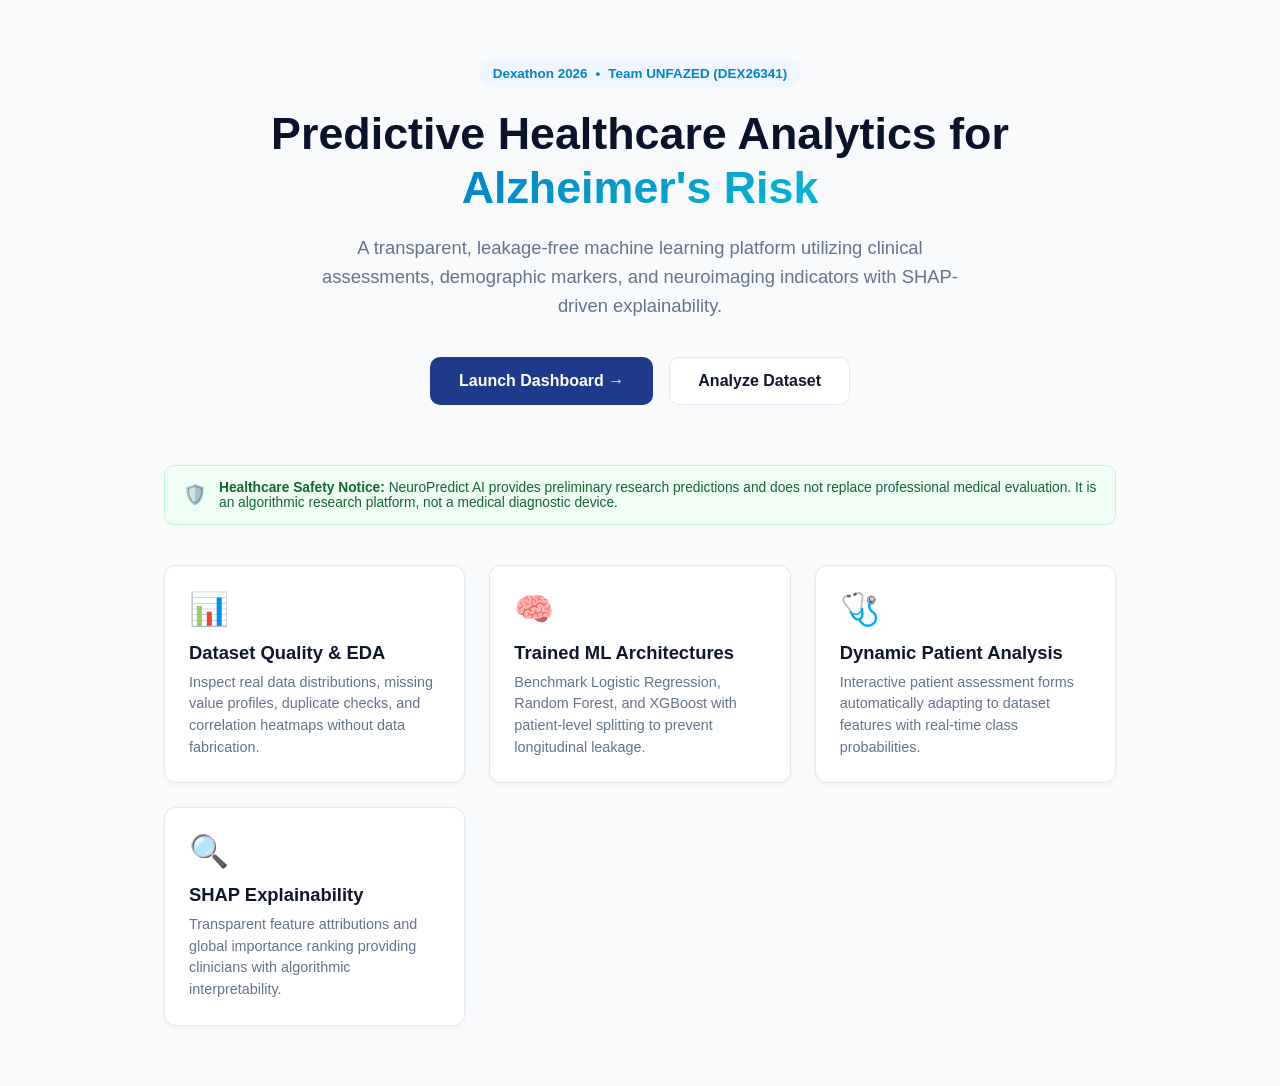
<file: frontend/index.html>
<!DOCTYPE html>
<html lang="en">
<head>
  <meta charset="UTF-8">
  <meta name="viewport" content="width=device-width, initial-scale=1.0">
  <title>NeuroPredict AI — Healthcare Analytics & Clinical ML</title>
  <link rel="stylesheet" href="css/style.css">
  <style>
    .hero-container {
      max-width: 1000px;
      margin: 60px auto;
      text-align: center;
      padding: 0 24px;
    }
    .hero-title {
      font-size: 2.8rem;
      font-weight: 800;
      color: #0b132b;
      line-height: 1.2;
      margin-bottom: 18px;
    }
    .hero-title span {
      background: linear-gradient(135deg, #0284c7, #06b6d4);
      -webkit-background-clip: text;
      -webkit-text-fill-color: transparent;
    }
    .hero-sub {
      font-size: 1.15rem;
      color: #64748b;
      max-width: 680px;
      margin: 0 auto 36px auto;
      line-height: 1.6;
    }
    .hero-cta {
      display: flex;
      justify-content: center;
      gap: 16px;
      margin-bottom: 60px;
    }
    .feature-grid {
      display: grid;
      grid-template-columns: repeat(auto-fit, minmax(260px, 1fr));
      gap: 24px;
      text-align: left;
    }
    .feature-card {
      background: #fff;
      border: 1px solid #e2e8f0;
      border-radius: 12px;
      padding: 24px;
      box-shadow: 0 2px 4px rgba(0,0,0,0.04);
      transition: all 0.2s ease;
    }
    .feature-card:hover {
      transform: translateY(-3px);
      box-shadow: 0 8px 16px rgba(0,0,0,0.08);
    }
    .feature-card-icon {
      font-size: 2rem;
      margin-bottom: 14px;
      color: #0284c7;
    }
    .feature-card h3 {
      font-size: 1.15rem;
      font-weight: 700;
      color: #0f172a;
      margin-bottom: 8px;
    }
    .feature-card p {
      font-size: 0.9rem;
      color: #64748b;
      line-height: 1.5;
    }
  </style>
</head>
<body>
  <div class="hero-container">
    <div style="display:inline-flex; align-items:center; gap:8px; background:#eff6ff; color:#0284c7; padding:6px 14px; border-radius:9999px; font-size:0.84rem; font-weight:600; margin-bottom:20px;">
      <span>Dexathon 2026</span> • <span>Team UNFAZED (DEX26341)</span>
    </div>
    
    <h1 class="hero-title">Predictive Healthcare Analytics for <span>Alzheimer's Risk</span></h1>
    <p class="hero-sub">
      A transparent, leakage-free machine learning platform utilizing clinical assessments, demographic markers, and neuroimaging indicators with SHAP-driven explainability.
    </p>

    <div class="hero-cta">
      <a href="pages/dashboard.html" class="btn btn-primary" style="padding: 14px 28px; font-size: 1rem;">Launch Dashboard →</a>
      <a href="pages/dataset-analysis.html" class="btn btn-secondary" style="padding: 14px 28px; font-size: 1rem;">Analyze Dataset</a>
    </div>

    <div class="disclaimer-banner" style="text-align: left; margin-bottom: 40px;">
      <span style="font-size: 1.2rem;">🛡️</span>
      <div>
        <strong>Healthcare Safety Notice:</strong>
        NeuroPredict AI provides preliminary research predictions and does not replace professional medical evaluation. It is an algorithmic research platform, not a medical diagnostic device.
      </div>
    </div>

    <div class="feature-grid">
      <div class="feature-card">
        <div class="feature-card-icon">📊</div>
        <h3>Dataset Quality & EDA</h3>
        <p>Inspect real data distributions, missing value profiles, duplicate checks, and correlation heatmaps without data fabrication.</p>
      </div>

      <div class="feature-card">
        <div class="feature-card-icon">🧠</div>
        <h3>Trained ML Architectures</h3>
        <p>Benchmark Logistic Regression, Random Forest, and XGBoost with patient-level splitting to prevent longitudinal leakage.</p>
      </div>

      <div class="feature-card">
        <div class="feature-card-icon">🩺</div>
        <h3>Dynamic Patient Analysis</h3>
        <p>Interactive patient assessment forms automatically adapting to dataset features with real-time class probabilities.</p>
      </div>

      <div class="feature-card">
        <div class="feature-card-icon">🔍</div>
        <h3>SHAP Explainability</h3>
        <p>Transparent feature attributions and global importance ranking providing clinicians with algorithmic interpretability.</p>
      </div>
    </div>
  </div>
</body>
</html>
</file>
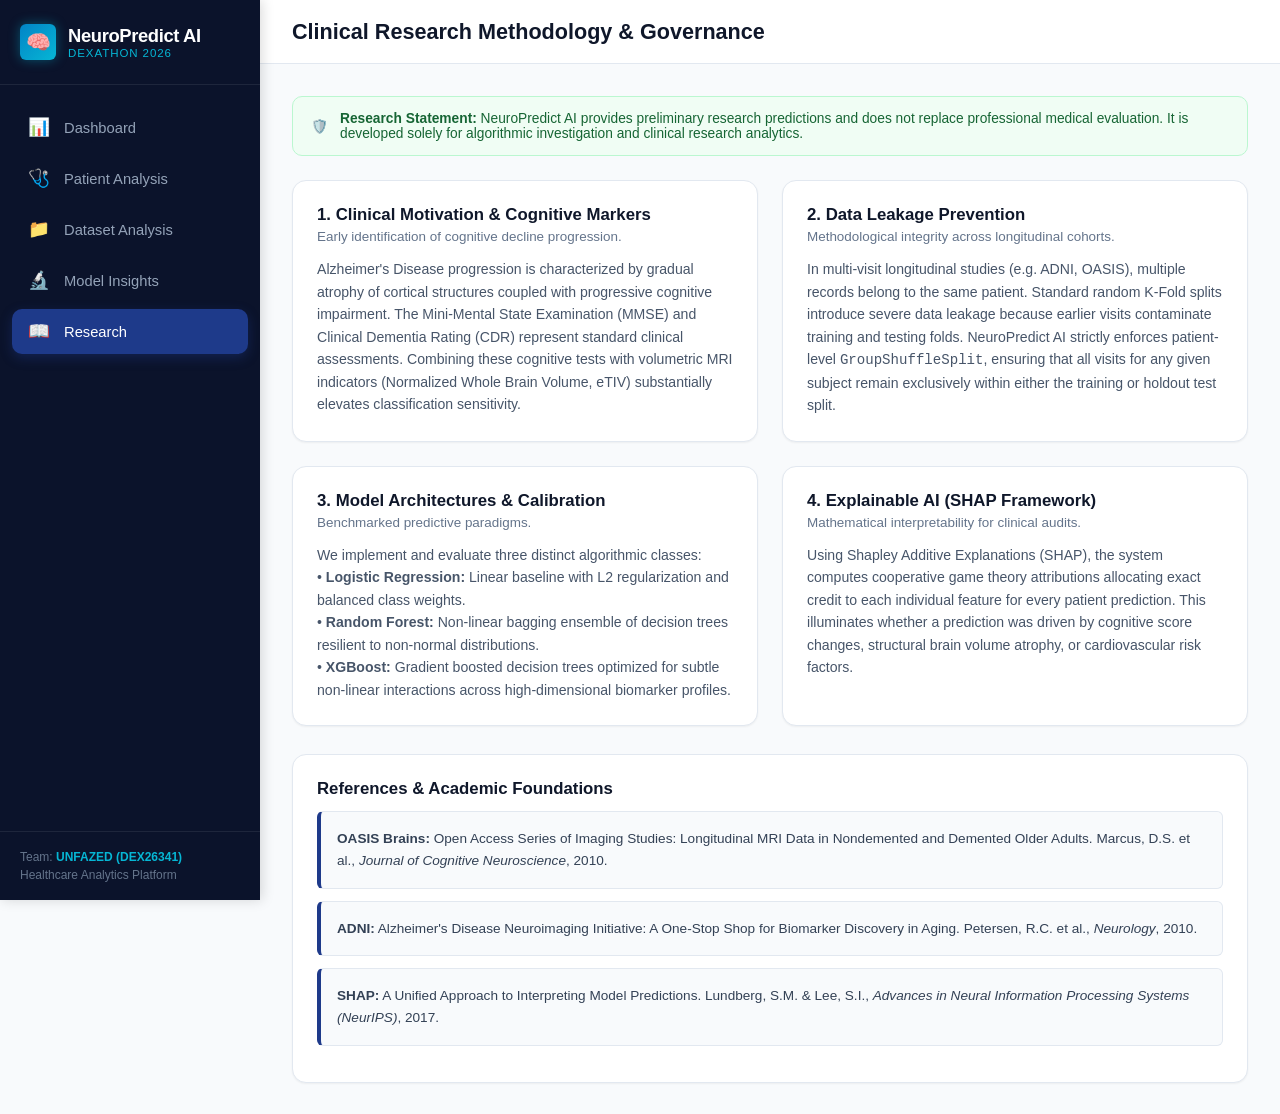
<file: frontend/pages/research.html>
<!DOCTYPE html>
<html lang="en">
<head>
  <meta charset="UTF-8">
  <meta name="viewport" content="width=device-width, initial-scale=1.0">
  <title>Research & Clinical Governance — NeuroPredict AI</title>
  <link rel="stylesheet" href="../css/style.css">
  <style>
    .research-grid {
      display: grid;
      grid-template-columns: repeat(auto-fit, minmax(320px, 1fr));
      gap: 24px;
      margin-bottom: 28px;
    }
    .citation-box {
      background: #f8fafc;
      border: 1px solid #e2e8f0;
      border-left: 4px solid var(--primary-color);
      border-radius: 6px;
      padding: 16px;
      margin: 12px 0;
      font-size: 0.85rem;
      color: #334155;
      line-height: 1.6;
    }
  </style>
</head>
<body>
  <div class="app-container">
    <!-- Sidebar Navigation -->
    <aside class="sidebar">
      <div class="brand">
        <div class="brand-icon">🧠</div>
        <div class="brand-text">
          <h1>NeuroPredict AI</h1>
          <span>Dexathon 2026</span>
        </div>
      </div>
      <ul class="nav-menu">
        <li class="nav-item"><a href="dashboard.html"><span class="nav-icon">📊</span><span>Dashboard</span></a></li>
        <li class="nav-item"><a href="patient-analysis.html"><span class="nav-icon">🩺</span><span>Patient Analysis</span></a></li>
        <li class="nav-item"><a href="dataset-analysis.html"><span class="nav-icon">📁</span><span>Dataset Analysis</span></a></li>
        <li class="nav-item"><a href="model-insights.html"><span class="nav-icon">🔬</span><span>Model Insights</span></a></li>
        <li class="nav-item active"><a href="research.html"><span class="nav-icon">📖</span><span>Research</span></a></li>
      </ul>
      <div class="sidebar-footer">
        <div>Team: <span class="team-tag">UNFAZED (DEX26341)</span></div>
        <div>Healthcare Analytics Platform</div>
      </div>
    </aside>

    <!-- Main Content Area -->
    <main class="main-wrapper">
      <header class="top-bar">
        <div class="page-title">
          <h2>Clinical Research Methodology & Governance</h2>
        </div>
      </header>

      <div class="content-body">
        <!-- Mandatory Healthcare Notice -->
        <div class="disclaimer-banner">
          <span>🛡️</span>
          <div>
            <strong>Research Statement:</strong>
            NeuroPredict AI provides preliminary research predictions and does not replace professional medical evaluation. It is developed solely for algorithmic investigation and clinical research analytics.
          </div>
        </div>

        <div class="research-grid">
          <div class="card">
            <h3 class="card-title">1. Clinical Motivation & Cognitive Markers</h3>
            <p class="card-desc" style="margin-bottom: 14px;">Early identification of cognitive decline progression.</p>
            <p style="font-size: 0.88rem; color: #475569; line-height: 1.6;">
              Alzheimer's Disease progression is characterized by gradual atrophy of cortical structures coupled with progressive cognitive impairment. The Mini-Mental State Examination (MMSE) and Clinical Dementia Rating (CDR) represent standard clinical assessments. Combining these cognitive tests with volumetric MRI indicators (Normalized Whole Brain Volume, eTIV) substantially elevates classification sensitivity.
            </p>
          </div>

          <div class="card">
            <h3 class="card-title">2. Data Leakage Prevention</h3>
            <p class="card-desc" style="margin-bottom: 14px;">Methodological integrity across longitudinal cohorts.</p>
            <p style="font-size: 0.88rem; color: #475569; line-height: 1.6;">
              In multi-visit longitudinal studies (e.g. ADNI, OASIS), multiple records belong to the same patient. Standard random K-Fold splits introduce severe data leakage because earlier visits contaminate training and testing folds. NeuroPredict AI strictly enforces patient-level <code>GroupShuffleSplit</code>, ensuring that all visits for any given subject remain exclusively within either the training or holdout test split.
            </p>
          </div>

          <div class="card">
            <h3 class="card-title">3. Model Architectures & Calibration</h3>
            <p class="card-desc" style="margin-bottom: 14px;">Benchmarked predictive paradigms.</p>
            <p style="font-size: 0.88rem; color: #475569; line-height: 1.6;">
              We implement and evaluate three distinct algorithmic classes:
              <br>• <strong>Logistic Regression:</strong> Linear baseline with L2 regularization and balanced class weights.
              <br>• <strong>Random Forest:</strong> Non-linear bagging ensemble of decision trees resilient to non-normal distributions.
              <br>• <strong>XGBoost:</strong> Gradient boosted decision trees optimized for subtle non-linear interactions across high-dimensional biomarker profiles.
            </p>
          </div>

          <div class="card">
            <h3 class="card-title">4. Explainable AI (SHAP Framework)</h3>
            <p class="card-desc" style="margin-bottom: 14px;">Mathematical interpretability for clinical audits.</p>
            <p style="font-size: 0.88rem; color: #475569; line-height: 1.6;">
              Using Shapley Additive Explanations (SHAP), the system computes cooperative game theory attributions allocating exact credit to each individual feature for every patient prediction. This illuminates whether a prediction was driven by cognitive score changes, structural brain volume atrophy, or cardiovascular risk factors.
            </p>
          </div>
        </div>

        <div class="card">
          <h3 class="card-title">References & Academic Foundations</h3>
          <div class="citation-box">
            <strong>OASIS Brains:</strong> Open Access Series of Imaging Studies: Longitudinal MRI Data in Nondemented and Demented Older Adults. Marcus, D.S. et al., <em>Journal of Cognitive Neuroscience</em>, 2010.
          </div>
          <div class="citation-box">
            <strong>ADNI:</strong> Alzheimer's Disease Neuroimaging Initiative: A One-Stop Shop for Biomarker Discovery in Aging. Petersen, R.C. et al., <em>Neurology</em>, 2010.
          </div>
          <div class="citation-box">
            <strong>SHAP:</strong> A Unified Approach to Interpreting Model Predictions. Lundberg, S.M. & Lee, S.I., <em>Advances in Neural Information Processing Systems (NeurIPS)</em>, 2017.
          </div>
        </div>
      </div>
    </main>
  </div>

  <script src="../js/api.js"></script>
</body>
</html>
</file>
<file: frontend/css/style.css>
/**
 * NeuroPredictAI - Modern Design System CSS
 * Dark navy sidebar, clean white/light-gray surface, vibrant cyan/blue healthcare accents.
 */

:root {
  --primary-color: #1e3a8a;       /* Deep clinical blue */
  --primary-hover: #172554;
  --secondary-color: #06b6d4;     /* Crisp cyan accent */
  --secondary-hover: #0891b2;
  --accent-glow: rgba(6, 182, 212, 0.18);
  --background-color: #f8fafc;    /* Clean light-gray background */
  --surface-color: #ffffff;       /* Pure white card surface */
  --surface-hover: #f1f5f9;
  --sidebar-bg: #0b132b;          /* Dark navy sidebar */
  --sidebar-hover: #1c2541;
  --sidebar-active: #1e293b;
  --sidebar-text: #94a3b8;
  --sidebar-text-active: #38bdf8;
  --text-color: #0f172a;          /* Rich slate text */
  --muted-color: #64748b;         /* Muted subtext */
  --border-color: #e2e8f0;        /* Subtle crisp borders */
  --success-color: #10b981;
  --warning-color: #f59e0b;
  --danger-color: #ef4444;
  
  --shadow-sm: 0 1px 2px 0 rgba(0, 0, 0, 0.05);
  --shadow-md: 0 4px 6px -1px rgba(0, 0, 0, 0.07), 0 2px 4px -2px rgba(0, 0, 0, 0.05);
  --shadow-lg: 0 10px 15px -3px rgba(0, 0, 0, 0.07), 0 4px 6px -4px rgba(0, 0, 0, 0.05);
  --radius-sm: 6px;
  --radius-md: 10px;
  --radius-lg: 14px;
  --font-family: -apple-system, BlinkMacSystemFont, "Segoe UI", Roboto, "Helvetica Neue", Arial, sans-serif;
}

* {
  box-sizing: border-box;
  margin: 0;
  padding: 0;
}

body {
  font-family: var(--font-family);
  background-color: var(--background-color);
  color: var(--text-color);
  min-height: 100vh;
  display: flex;
  overflow-x: hidden;
}

/* Layout */
.app-container {
  display: flex;
  width: 100vw;
  min-height: 100vh;
}

/* Sidebar */
.sidebar {
  width: 260px;
  background-color: var(--sidebar-bg);
  color: #fff;
  display: flex;
  flex-direction: column;
  position: fixed;
  top: 0;
  bottom: 0;
  left: 0;
  z-index: 100;
  box-shadow: 2px 0 12px rgba(0, 0, 0, 0.15);
}

.brand {
  padding: 24px 20px;
  display: flex;
  align-items: center;
  gap: 12px;
  border-bottom: 1px solid rgba(255, 255, 255, 0.08);
}

.brand-icon {
  width: 36px;
  height: 36px;
  background: linear-gradient(135deg, #0284c7, #06b6d4);
  border-radius: var(--radius-sm);
  display: flex;
  align-items: center;
  justify-content: center;
  font-size: 1.25rem;
  box-shadow: 0 0 12px rgba(6, 182, 212, 0.4);
}

.brand-text h1 {
  font-size: 1.15rem;
  font-weight: 700;
  letter-spacing: -0.02em;
  color: #ffffff;
}

.brand-text span {
  font-size: 0.72rem;
  text-transform: uppercase;
  letter-spacing: 0.08em;
  color: var(--secondary-color);
  display: block;
}

.nav-menu {
  list-style: none;
  padding: 20px 12px;
  flex: 1;
  display: flex;
  flex-direction: column;
  gap: 6px;
}

.nav-item a {
  display: flex;
  align-items: center;
  gap: 14px;
  padding: 12px 16px;
  color: var(--sidebar-text);
  text-decoration: none;
  font-size: 0.92rem;
  font-weight: 500;
  border-radius: var(--radius-md);
  transition: all 0.2s ease;
}

.nav-item a:hover {
  background-color: var(--sidebar-hover);
  color: #fff;
}

.nav-item.active a {
  background-color: var(--primary-color);
  color: #fff;
  box-shadow: 0 4px 12px rgba(30, 58, 138, 0.4);
}

.nav-icon {
  font-size: 1.1rem;
}

.sidebar-footer {
  padding: 18px 20px;
  border-top: 1px solid rgba(255, 255, 255, 0.08);
  font-size: 0.75rem;
  color: #64748b;
  display: flex;
  flex-direction: column;
  gap: 4px;
}

.sidebar-footer .team-tag {
  color: var(--secondary-color);
  font-weight: 600;
}

/* Main Content Area */
.main-wrapper {
  margin-left: 260px;
  flex: 1;
  display: flex;
  flex-direction: column;
  min-height: 100vh;
}

.top-bar {
  background-color: var(--surface-color);
  height: 64px;
  border-bottom: 1px solid var(--border-color);
  display: flex;
  align-items: center;
  justify-content: space-between;
  padding: 0 32px;
  position: sticky;
  top: 0;
  z-index: 90;
}

.page-title h2 {
  font-size: 1.35rem;
  font-weight: 700;
  color: var(--text-color);
}

.top-actions {
  display: flex;
  align-items: center;
  gap: 16px;
}

.status-badge {
  display: inline-flex;
  align-items: center;
  gap: 6px;
  padding: 5px 12px;
  border-radius: 9999px;
  font-size: 0.8rem;
  font-weight: 600;
  background-color: #ecfdf5;
  color: #059669;
  border: 1px solid #a7f3d0;
}

.status-dot {
  width: 8px;
  height: 8px;
  border-radius: 50%;
  background-color: #10b981;
}

.content-body {
  padding: 32px;
  flex: 1;
}

/* Common UI Cards & Grid */
.grid-cards {
  display: grid;
  grid-template-columns: repeat(auto-fit, minmax(240px, 1fr));
  gap: 20px;
  margin-bottom: 28px;
}

.card {
  background-color: var(--surface-color);
  border: 1px solid var(--border-color);
  border-radius: var(--radius-lg);
  padding: 24px;
  box-shadow: var(--shadow-sm);
  transition: box-shadow 0.2s ease, transform 0.2s ease;
}

.card:hover {
  box-shadow: var(--shadow-md);
}

.card-header {
  display: flex;
  justify-content: space-between;
  align-items: center;
  margin-bottom: 18px;
}

.card-title {
  font-size: 1.05rem;
  font-weight: 700;
  color: var(--text-color);
}

.card-desc {
  font-size: 0.84rem;
  color: var(--muted-color);
  margin-top: 4px;
}

.stat-card {
  display: flex;
  align-items: center;
  gap: 18px;
}

.stat-icon {
  width: 50px;
  height: 50px;
  border-radius: var(--radius-md);
  display: flex;
  align-items: center;
  justify-content: center;
  font-size: 1.4rem;
  background: #eff6ff;
  color: var(--primary-color);
}

.stat-icon.cyan {
  background: #ecfeff;
  color: #0891b2;
}

.stat-icon.emerald {
  background: #ecfdf5;
  color: #059669;
}

.stat-icon.purple {
  background: #faf5ff;
  color: #7c3aed;
}

.stat-info .stat-label {
  font-size: 0.82rem;
  font-weight: 500;
  color: var(--muted-color);
  text-transform: uppercase;
  letter-spacing: 0.04em;
}

.stat-info .stat-value {
  font-size: 1.7rem;
  font-weight: 800;
  color: var(--text-color);
  line-height: 1.2;
}

/* Buttons */
.btn {
  display: inline-flex;
  align-items: center;
  justify-content: center;
  gap: 8px;
  padding: 10px 20px;
  border-radius: var(--radius-md);
  font-size: 0.9rem;
  font-weight: 600;
  cursor: pointer;
  border: 1px solid transparent;
  transition: all 0.2s ease;
  text-decoration: none;
}

.btn-primary {
  background-color: var(--primary-color);
  color: #fff;
}

.btn-primary:hover {
  background-color: var(--primary-hover);
  box-shadow: 0 4px 12px rgba(30, 58, 138, 0.25);
}

.btn-secondary {
  background-color: #fff;
  border-color: var(--border-color);
  color: var(--text-color);
}

.btn-secondary:hover {
  background-color: var(--surface-hover);
}

.btn-cyan {
  background-color: var(--secondary-color);
  color: #fff;
}

.btn-cyan:hover {
  background-color: var(--secondary-hover);
  box-shadow: 0 4px 12px rgba(6, 182, 212, 0.25);
}

/* Medical Disclaimer Banner */
.disclaimer-banner {
  background-color: #f0fdf4;
  border: 1px solid #bbf7d0;
  border-radius: var(--radius-md);
  padding: 14px 18px;
  color: #166534;
  font-size: 0.86rem;
  display: flex;
  align-items: center;
  gap: 12px;
  margin-bottom: 24px;
}

.disclaimer-banner.warning {
  background-color: #fffbeb;
  border-color: #fde68a;
  color: #92400e;
}

/* Tables */
.table-responsive {
  width: 100%;
  overflow-x: auto;
}

.custom-table {
  width: 100%;
  border-collapse: collapse;
  font-size: 0.88rem;
}

.custom-table th {
  background-color: #f8fafc;
  color: var(--muted-color);
  font-weight: 600;
  text-align: left;
  padding: 12px 16px;
  border-bottom: 1px solid var(--border-color);
}

.custom-table td {
  padding: 14px 16px;
  border-bottom: 1px solid var(--border-color);
  color: var(--text-color);
}

.custom-table tr:hover td {
  background-color: #f8fafc;
}

/* Loading & Empty States */
.loading-spinner {
  display: inline-block;
  width: 24px;
  height: 24px;
  border: 3px solid rgba(6, 182, 212, 0.3);
  border-radius: 50%;
  border-top-color: var(--secondary-color);
  animation: spin 0.8s linear infinite;
}

@keyframes spin {
  to { transform: rotate(360deg); }
}

.empty-state {
  text-align: center;
  padding: 48px 24px;
  color: var(--muted-color);
}

.empty-state-icon {
  font-size: 2.8rem;
  margin-bottom: 14px;
  opacity: 0.7;
}

.empty-state h3 {
  font-size: 1.15rem;
  font-weight: 700;
  color: var(--text-color);
  margin-bottom: 6px;
}

.empty-state p {
  font-size: 0.88rem;
  max-width: 420px;
  margin: 0 auto 20px auto;
}

/* Responsive */
@media (max-width: 900px) {
  .sidebar {
    width: 72px;
  }
  .brand-text, .nav-item span, .sidebar-footer {
    display: none;
  }
  .main-wrapper {
    margin-left: 72px;
  }
  .top-bar, .content-body {
    padding-left: 18px;
    padding-right: 18px;
  }
}
</file>
